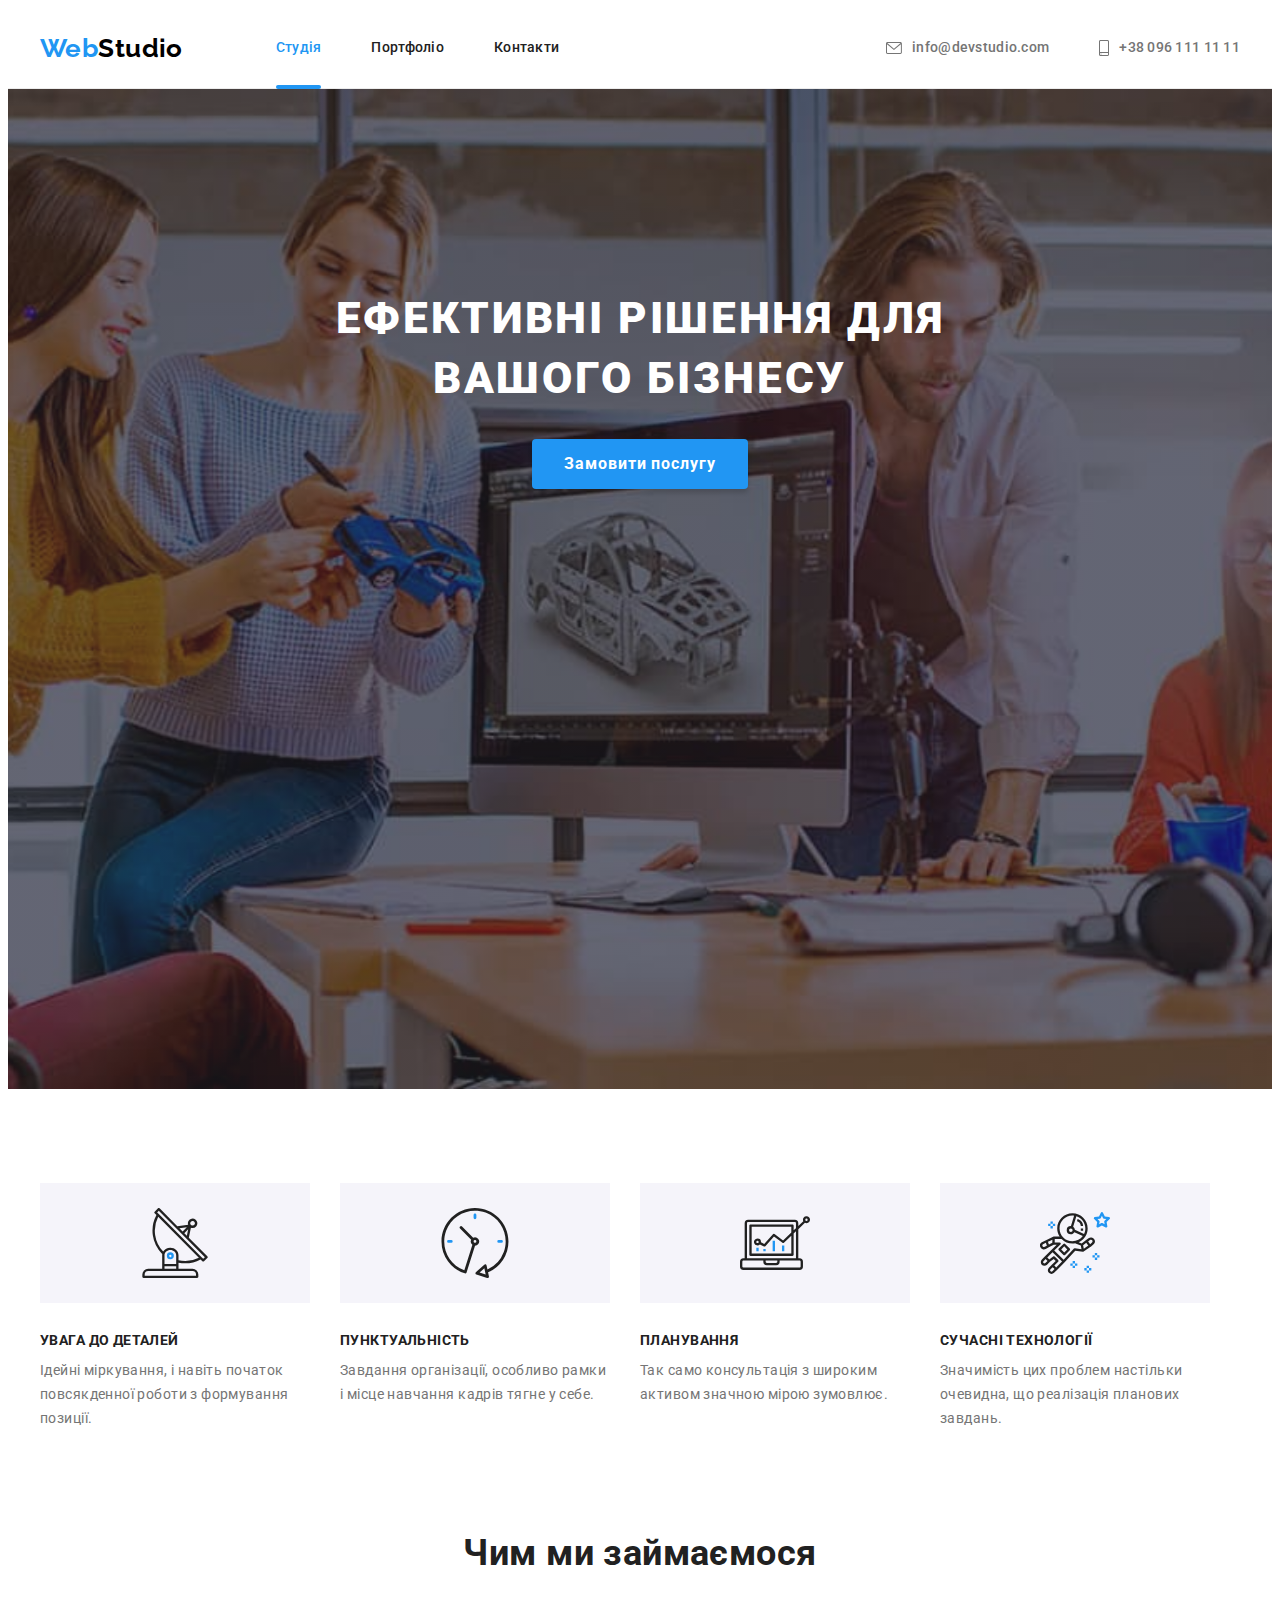
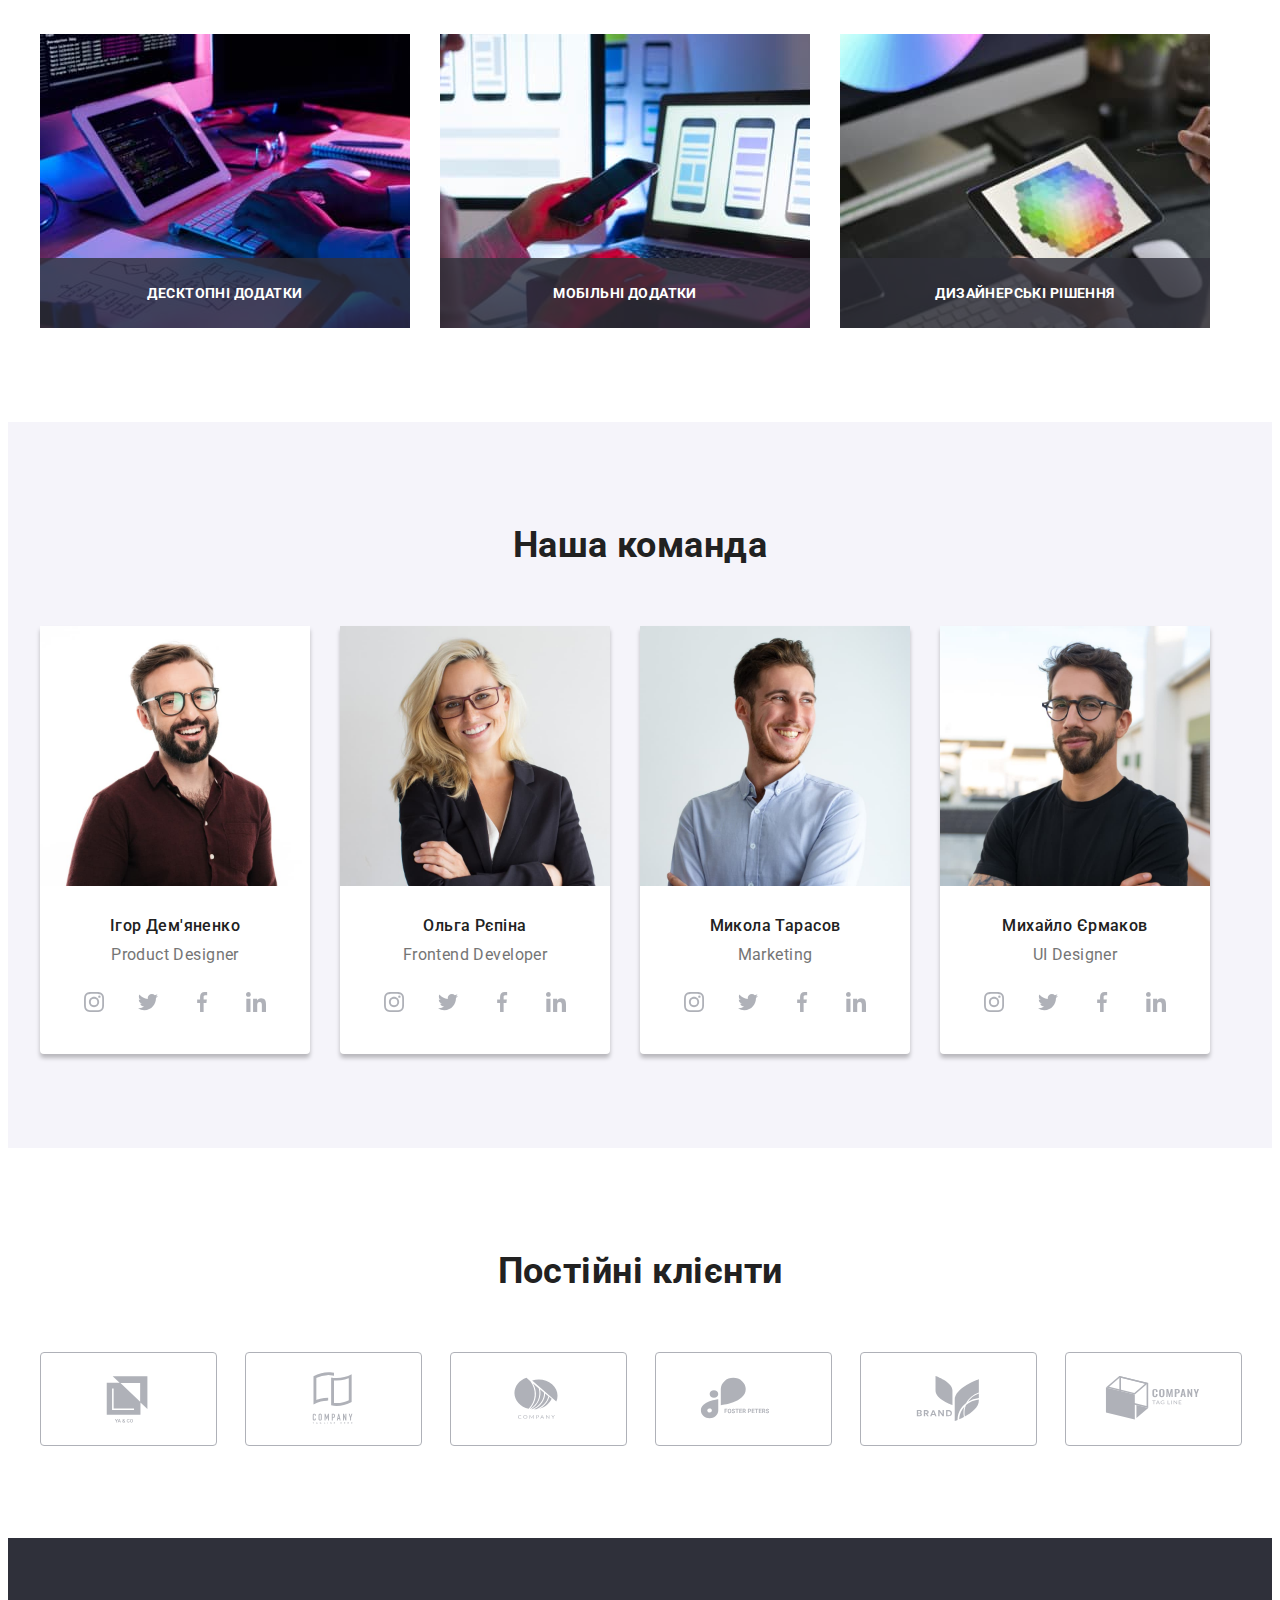
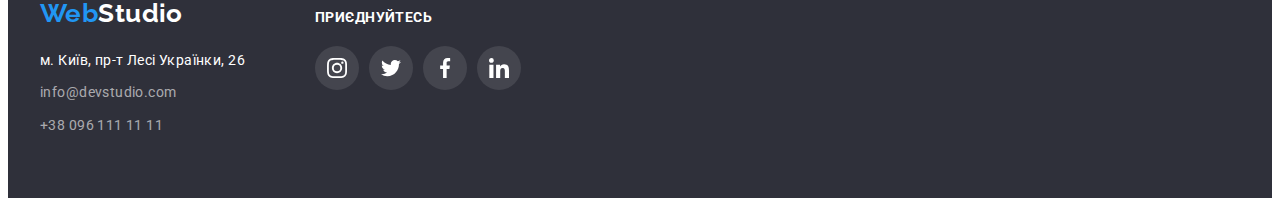
<file: index.html>
<!DOCTYPE html>
<html lang="uk">
  <head>
    <meta charset="UTF-8" />
    <meta http-equiv="X-UA-Compatible" content="IE=edge" />
    <meta name="viewport" content="width=device-width, initial-scale=1.0" />
    <title>WebStudio</title>
    <link
      rel="stylesheet"
      href="https://cdnjs.cloudflare.com/ajax/libs/modern-normalize/1.1.0/modern-normalize.min.css"
      integrity="sha512-wpPYUAdjBVSE4KJnH1VR1HeZfpl1ub8YT/NKx4PuQ5NmX2tKuGu6U/JRp5y+Y8XG2tV+wKQpNHVUX03MfMFn9Q=="
      crossorigin="anonymous"
      referrerpolicy="no-referrer"
    />
    <link rel="preconnect" href="https://fonts.googleapis.com" />
    <link rel="preconnect" href="https://fonts.gstatic.com" crossorigin />
    <link
      href="https://fonts.googleapis.com/css2?family=Raleway:wght@700&family=Roboto:wght@400;500;700;900&display=swap"
      rel="stylesheet"
    />
    <link rel="stylesheet" href="./css/styles.css" />
  </head>
  <body>
    <header class="header">
      <div class="container header-container">
        <nav class="nav-bar">
          <a class="header-logo link" href="./index.html">Web<span class="logo-txt">Studio</span></a>
          <ul class="nav-list list">
            <li class="nav-item"><a class="nav-link link current" href="./index.html">Студія</a></li>
            <li class="nav-item"><a class="nav-link link" href="./portfolio.html">Портфоліо</a></li>
            <li class="nav-item"><a class="nav-link link" href="#">Контакти</a></li>
          </ul>
        </nav>
        <ul class="contacts-list list">
          <li class="contacts-item">
            <a class="contacts-link link" href="mailto:info@devstudio.com">
              <svg class="contacts-mail" width="16" height="12">
                <use href="./images/icons.svg#icon-mail"></use></svg
              >info@devstudio.com</a
            >
          </li>
          <li class="contacts-item">
            <a class="contacts-link link" href="tel:+380961111111">
              <svg class="contacts-phone" width="10" height="16">
                <use href="./images/icons.svg#icon-smartphone"></use></svg
              >+38 096 111 11 11</a
            >
          </li>
        </ul>
      </div>
    </header>
    <main>
      <section class="order">
        <div class="container">
          <h1 class="order-title">Ефективні рішення для вашого бізнесу</h1>
          <button class="btn" data-modal-open type="button">Замовити послугу</button>
        </div>
      </section>
      <section class="intro section">
        <div class="container">
          <h2 class="visually-hidden">For CEO</h2>
          <ul class="intro-list list">
            <li class="intro-item svg-antenna">
              <h3 class="intro-title">Увага до деталей</h3>
              <p class="intro-subtitle">Ідейні міркування, і навіть початок повсякденної роботи з формування позиції.</p>
            </li>
            <li class="intro-item svg-clock">
              <h3 class="intro-title">Пунктуальність</h3>
              <p class="intro-subtitle">Завдання організації, особливо рамки і місце навчання кадрів тягне у себе.</p>
            </li>
            <li class="intro-item svg-diagram">
              <h3 class="intro-title">Планування</h3>
              <p class="intro-subtitle">Так само консультація з широким активом значною мірою зумовлює.</p>
            </li>
            <li class="intro-item svg-astronaut">
              <h3 class="intro-title">Сучасні технології</h3>
              <p class="intro-subtitle">Значимість цих проблем настільки очевидна, що реалізація планових завдань.</p>
            </li>
          </ul>
        </div>
      </section>
      <section class="about section">
        <div class="container">
          <h2 class="about-title">Чим ми займаємося</h2>
          <ul class="about-list list">
            <li class="about-item">
              <img src="./images/work-1.jpg" alt="людина працює за комп'ютером" width="370" />
              <p class="about-description">десктопні додатки</p>
            </li>
            <li class="about-item">
              <img src="./images/work-2.jpg" alt="людина працює за комп'ютером" width="370" />
              <p class="about-description">мобільні додатки</p>
            </li>
            <li class="about-item">
              <img src="./images/work-3.jpg" alt="людина працює на планшеті" width="370" />
              <p class="about-description">дизайнерські рішення</p>
            </li>
          </ul>
        </div>
      </section>
      <section class="team section">
        <div class="container">
          <h2 class="team-title">Наша команда</h2>
          <ul class="team-list list">
            <li class="team-item">
              <img src="./images/team-1.jpg" alt="працівник студії" width="270" />
              <div class="team-container">
                <h3 class="title-team">Ігор Дем'яненко</h3>
                <p class="team-subtitle" lang="en">Product Designer</p>
                <ul class="socials-list">
                  <li class="socials-item">
                    <a class="socials-link link" href="" target="_blank" rel="noopener noreferrer nofollows">
                      <svg class="socials-icon" width="20" height="20">
                        <use href="./images/icons.svg#icon-instagram"></use>
                      </svg>
                    </a>
                  </li>
                  <li class="socials-item">
                    <a class="socials-link link" href="" target="_blank" rel="noopener noreferrer nofollows">
                      <svg class="socials-icon" width="20" height="20">
                        <use href="./images/icons.svg#icon-twitter"></use>
                      </svg>
                    </a>
                  </li>
                  <li class="socials-item">
                    <a class="socials-link link" href="" target="_blank" rel="noopener noreferrer nofollows">
                      <svg class="socials-icon" width="20" height="20">
                        <use href="./images/icons.svg#icon-facebook"></use>
                      </svg>
                    </a>
                  </li>
                  <li class="socials-item">
                    <a class="socials-link link" href="" target="_blank" rel="noopener noreferrer nofollows">
                      <svg class="socials-icon" width="20" height="20">
                        <use href="./images/icons.svg#icon-linkedin"></use>
                      </svg>
                    </a>
                  </li>
                </ul>
              </div>
            </li>
            <li class="team-item">
              <img src="./images/team-2.jpg" alt="працівник студії" width="270" />
              <div class="team-container">
                <h3 class="title-team">Ольга Рєпіна</h3>
                <p class="team-subtitle" lang="en">Frontend Developer</p>
                <ul class="socials-list">
                  <li class="socials-item">
                    <a class="socials-link link" href="" target="_blank" rel="noopener noreferrer nofollows">
                      <svg class="socials-icon" width="20" height="20">
                        <use href="./images/icons.svg#icon-instagram"></use>
                      </svg>
                    </a>
                  </li>
                  <li class="socials-item">
                    <a class="socials-link link" href="" target="_blank" rel="noopener noreferrer nofollows">
                      <svg class="socials-icon" width="20" height="20">
                        <use href="./images/icons.svg#icon-twitter"></use>
                      </svg>
                    </a>
                  </li>
                  <li class="socials-item">
                    <a class="socials-link link" href="" target="_blank" rel="noopener noreferrer nofollows">
                      <svg class="socials-icon" width="20" height="20">
                        <use href="./images/icons.svg#icon-facebook"></use>
                      </svg>
                    </a>
                  </li>
                  <li class="socials-item">
                    <a class="socials-link link" href="" target="_blank" rel="noopener noreferrer nofollows">
                      <svg class="socials-icon" width="20" height="20">
                        <use href="./images/icons.svg#icon-linkedin"></use>
                      </svg>
                    </a>
                  </li>
                </ul>
              </div>
            </li>
            <li class="team-item">
              <img src="./images/team-3.jpg" alt="працівник студії" width="270" />
              <div class="team-container">
                <h3 class="title-team">Микола Тарасов</h3>
                <p class="team-subtitle" lang="en">Marketing</p>
                <ul class="socials-list">
                  <li class="socials-item">
                    <a class="socials-link link" href="" target="_blank" rel="noopener noreferrer nofollows">
                      <svg class="socials-icon" width="20" height="20">
                        <use href="./images/icons.svg#icon-instagram"></use>
                      </svg>
                    </a>
                  </li>
                  <li class="socials-item">
                    <a class="socials-link link" href="" target="_blank" rel="noopener noreferrer nofollows">
                      <svg class="socials-icon" width="20" height="20">
                        <use href="./images/icons.svg#icon-twitter"></use>
                      </svg>
                    </a>
                  </li>
                  <li class="socials-item">
                    <a class="socials-link link" href="" target="_blank" rel="noopener noreferrer nofollows">
                      <svg class="socials-icon" width="20" height="20">
                        <use href="./images/icons.svg#icon-facebook"></use>
                      </svg>
                    </a>
                  </li>
                  <li class="socials-item">
                    <a class="socials-link link" href="" target="_blank" rel="noopener noreferrer nofollows">
                      <svg class="socials-icon" width="20" height="20">
                        <use href="./images/icons.svg#icon-linkedin"></use>
                      </svg>
                    </a>
                  </li>
                </ul>
              </div>
            </li>
            <li class="team-item">
              <img src="./images/team-4.jpg" alt="працівник студії" width="270" />
              <div class="team-container">
                <h3 class="title-team">Михайло Єрмаков</h3>
                <p class="team-subtitle" lang="en">UI Designer</p>
                <ul class="socials-list">
                  <li class="socials-item">
                    <a class="socials-link link" href="" target="_blank" rel="noopener noreferrer nofollows">
                      <svg class="socials-icon" width="20" height="20">
                        <use href="./images/icons.svg#icon-instagram"></use>
                      </svg>
                    </a>
                  </li>
                  <li class="socials-item">
                    <a class="socials-link link" href="" target="_blank" rel="noopener noreferrer nofollows">
                      <svg class="socials-icon" width="20" height="20">
                        <use href="./images/icons.svg#icon-twitter"></use>
                      </svg>
                    </a>
                  </li>
                  <li class="socials-item">
                    <a class="socials-link link" href="" target="_blank" rel="noopener noreferrer nofollows">
                      <svg class="socials-icon" width="20" height="20">
                        <use href="./images/icons.svg#icon-facebook"></use>
                      </svg>
                    </a>
                  </li>
                  <li class="socials-item">
                    <a class="socials-link link" href="" target="_blank" rel="noopener noreferrer nofollows">
                      <svg class="socials-icon" width="20" height="20">
                        <use href="./images/icons.svg#icon-linkedin"></use>
                      </svg>
                    </a>
                  </li>
                </ul>
              </div>
            </li>
          </ul>
        </div>
      </section>
      <section class="clients section">
        <div class="container">
          <h2 class="clients-title">Постійні клієнти</h2>
          <ul class="clients-list">
            <li class="clients-item">
              <a href="" class="clients-link link" target="_blank" rel="noopener noreferrer nofollows">
                <svg class="clients-icon" width="106" height="60">
                  <use href="./images/icons.svg#icon-customer-1"></use>
                </svg>
              </a>
            </li>
            <li class="clients-item">
              <a href="" class="clients-link link" target="_blank" rel="noopener noreferrer nofollows">
                <svg class="clients-icon" width="106" height="60">
                  <use href="./images/icons.svg#icon-customer-2"></use>
                </svg>
              </a>
            </li>
            <li class="clients-item">
              <a href="" class="clients-link link" target="_blank" rel="noopener noreferrer nofollows">
                <svg class="clients-icon" width="106" height="60">
                  <use href="./images/icons.svg#icon-customer-3"></use>
                </svg>
              </a>
            </li>
            <li class="clients-item">
              <a href="" class="clients-link link" target="_blank" rel="noopener noreferrer nofollows">
                <svg class="clients-icon" width="106" height="60">
                  <use href="./images/icons.svg#icon-customer-4"></use>
                </svg>
              </a>
            </li>
            <li class="clients-item">
              <a href="" class="clients-link link" target="_blank" rel="noopener noreferrer nofollows">
                <svg class="clients-icon" width="106" height="60">
                  <use href="./images/icons.svg#icon-customer-5"></use>
                </svg>
              </a>
            </li>
            <li class="clients-item">
              <a href="" class="clients-link link" target="_blank" rel="noopener noreferrer nofollows">
                <svg class="clients-icon" width="106" height="60">
                  <use href="./images/icons.svg#icon-customer-6"></use>
                </svg>
              </a>
            </li>
          </ul>
        </div>
      </section>
    </main>
    <footer class="footer">
      <div class="container wrapper">
        <div class="container-adress">
          <a class="footer-logo link" href="./index.html">Web<span class="text">Studio</span></a>
          <address class="adress">
            <ul class="adress-list list">
              <li class="item">
                <a
                  class="adress-link link"
                  href="https://goo.gl/maps/RUhM5rVb1HWtPnERA"
                  target="_blank"
                  rel="noopener noreferrer nofollow"
                >
                  м. Київ, пр-т Лесі Українки, 26</a
                >
              </li>
              <li class="adress-item item">
                <a class="adress-link link" href="mailto:info@devstudio.com">info@devstudio.com</a>
              </li>
              <li class="adress-item item"><a class="adress-link link" href="tel:+380961111111">+38 096 111 11 11</a></li>
            </ul>
          </address>
        </div>
        <div class="container-socials">
          <h2 class="title-socials">приєднуйтесь</h2>
          <ul class="socials-list">
            <li class="socials-item">
              <a href="" class="socials-link bottom link" target="_blank" rel="noopener noreferrer nofollow">
                <svg class="icon-socials" width="20" height="20">
                  <use href="./images/icons.svg#icon-instagram"></use>
                </svg>
              </a>
            </li>
            <li class="socials-item">
              <a href="" class="socials-link bottom link" target="_blank" rel="noopener noreferrer nofollow">
                <svg class="icon-socials" width="20" height="20">
                  <use href="./images/icons.svg#icon-twitter"></use>
                </svg>
              </a>
            </li>
            <li class="socials-item">
              <a href="" class="socials-link bottom link" target="_blank" rel="noopener noreferrer nofollow">
                <svg class="icon-socials" width="20" height="20">
                  <use href="./images/icons.svg#icon-facebook"></use>
                </svg>
              </a>
            </li>
            <li class="socials-item">
              <a href="" class="socials-link bottom link" target="_blank" rel="noopener noreferrer nofollow">
                <svg class="icon-socials" width="20" height="20">
                  <use href="./images/icons.svg#icon-linkedin"></use>
                </svg>
              </a>
            </li>
          </ul>
        </div>
      </div>
    </footer>
    <div class="backdrop is-hidden" data-modal>
      <div class="modal">
        <button class="btn-modal-close" data-modal-close type="button">
          <svg class="icon-modal-close" width="18" height="18">
            <use href="./images/icons.svg#icon-modal-close"></use>
          </svg>
        </button>
      </div>
    </div>
    <script src="./js/modal.js"></script>
  </body>
</html>
</file>
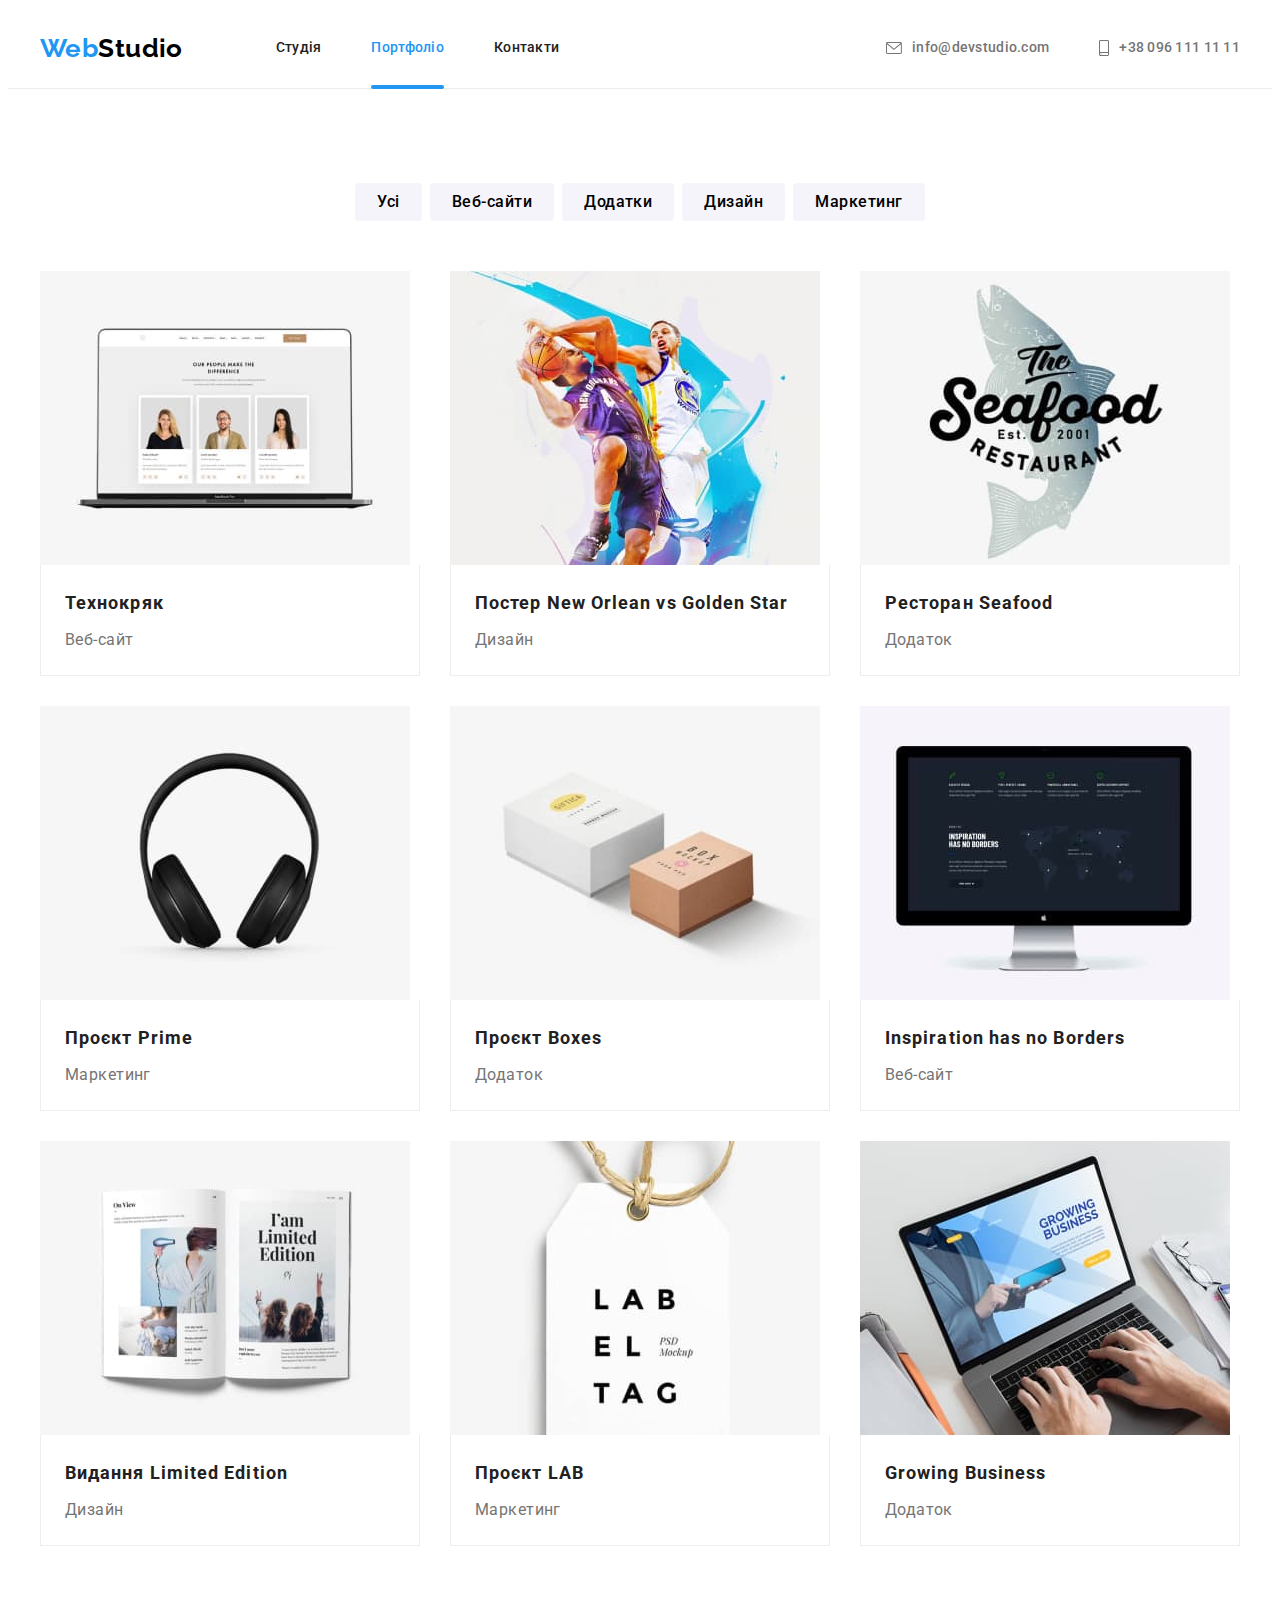
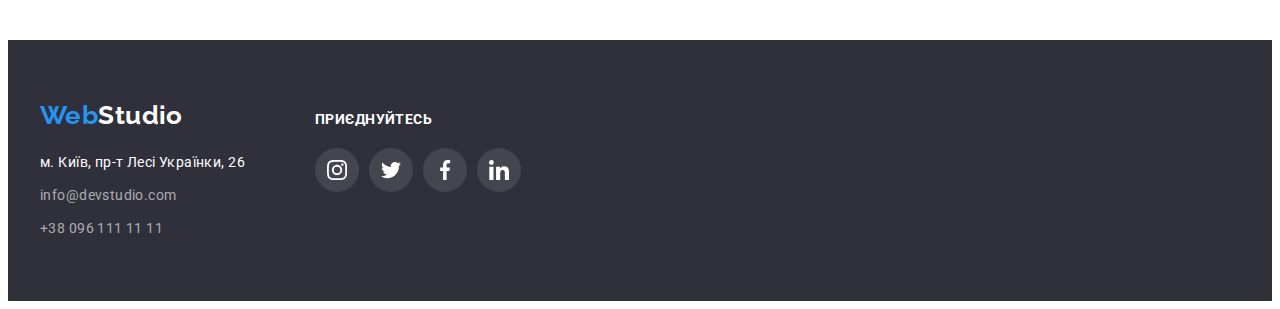
<file: portfolio.html>
<!DOCTYPE html>
<html lang="uk">
  <head>
    <meta charset="UTF-8" />
    <meta http-equiv="X-UA-Compatible" content="IE=edge" />
    <meta name="viewport" content="width=device-width, initial-scale=1.0" />
    <title>WebStudio</title>
    <link
      rel="stylesheet"
      href="https://cdnjs.cloudflare.com/ajax/libs/modern-normalize/1.1.0/modern-normalize.min.css"
      integrity="sha512-wpPYUAdjBVSE4KJnH1VR1HeZfpl1ub8YT/NKx4PuQ5NmX2tKuGu6U/JRp5y+Y8XG2tV+wKQpNHVUX03MfMFn9Q=="
      crossorigin="anonymous"
      referrerpolicy="no-referrer"
    />
    <link rel="preconnect" href="https://fonts.googleapis.com" />
    <link rel="preconnect" href="https://fonts.gstatic.com" crossorigin />
    <link
      href="https://fonts.googleapis.com/css2?family=Raleway:wght@700&family=Roboto:wght@400;500;700;900&display=swap"
      rel="stylesheet"
    />
    <link rel="stylesheet" href="./css/styles.css" />
  </head>
  <body>
    <header class="header">
      <div class="container header-container">
        <nav class="nav-bar">
          <a class="header-logo link" href="./index.html">Web<span class="logo-txt">Studio</span></a>
          <ul class="nav-list list">
            <li class="nav-item"><a class="nav-link link" href="./index.html">Студія</a></li>
            <li class="nav-item"><a class="nav-link link current" href="./portfolio.html">Портфоліо</a></li>
            <li class="nav-item"><a class="nav-link link" href="#">Контакти</a></li>
          </ul>
        </nav>
        <ul class="contacts-list list">
          <li class="contacts-item">
            <a class="contacts-link link" href="mailto:info@devstudio.com">
              <svg class="contacts-mail" width="16" height="12">
                <use href="./images/icons.svg#icon-mail"></use></svg
              >info@devstudio.com</a
            >
          </li>
          <li class="contacts-item">
            <a class="contacts-link link" href="tel:+380961111111">
              <svg class="contacts-phone" width="10" height="16">
                <use href="./images/icons.svg#icon-smartphone"></use></svg
              >+38 096 111 11 11</a
            >
          </li>
        </ul>
      </div>
    </header>
    <main>
      <section class="portfolio">
        <div class="container">
          <h1 class="visually-hidden">Our portfolio</h1>
          <ul class="filters-list list">
            <li class="filters-item"><button class="button" type="button">Усі</button></li>
            <li class="filters-item"><button class="button" type="button">Веб-сайти</button></li>
            <li class="filters-item"><button class="button" type="button">Додатки</button></li>
            <li class="filters-item"><button class="button" type="button">Дизайн</button></li>
            <li class="filters-item"><button class="button" type="button">Маркетинг</button></li>
          </ul>
          <ul class="products-list list">
            <li class="products-item">
              <a href="" class="products-link link">
                <div class="products-wrap">
                  <img src="./images/portfolio-1.jpg" alt="дизайн вебсайту" width="370" />
                  <p class="products-text">
                    Ресурс пропонує комплексні пропозиції з різним рівнем функціоналу та сервісів. Все це дозволить відвідувачу
                    отримати вичерпні відомості про компанію чи приватну особу.
                  </p>
                </div>
                <div class="products-container">
                  <h2 class="title">Технокряк</h2>
                  <p class="subtitle">Веб-сайт</p>
                </div>
              </a>
            </li>
            <li class="products-item">
              <a href="" class="products-link link">
                <div class="products-wrap">
                  <img src="./images/portfolio-2.jpg" alt="постер з баскетбольними ігроками" width="370" />
                  <p class="products-text">
                    Ресурс пропонує комплексні пропозиції з різним рівнем функціоналу та сервісів. Все це дозволить відвідувачу
                    отримати вичерпні відомості про компанію чи приватну особу.
                  </p>
                </div>
                <div class="products-container">
                  <h2 class="title">Постер New Orlean vs Golden Star</h2>
                  <p class="subtitle">Дизайн</p>
                </div>
              </a>
            </li>
            <li class="products-item">
              <a href="" class="products-link link">
                <div class="products-wrap">
                  <img src="./images/portfolio-3.jpg" alt="логотип ресторану" width="370" />
                  <p class="products-text">
                    Ресурс пропонує комплексні пропозиції з різним рівнем функціоналу та сервісів. Все це дозволить відвідувачу
                    отримати вичерпні відомості про компанію чи приватну особу.
                  </p>
                </div>
                <div class="products-container">
                  <h2 class="title">Ресторан Seafood</h2>
                  <p class="subtitle">Додаток</p>
                </div>
              </a>
            </li>
            <li class="products-item">
              <a href="" class="products-link link">
                <div class="products-wrap">
                  <img src="./images/portfolio-4.jpg" alt="навушники" width="370" />
                  <p class="products-text">
                    Ресурс пропонує комплексні пропозиції з різним рівнем функціоналу та сервісів. Все це дозволить відвідувачу
                    отримати вичерпні відомості про компанію чи приватну особу.
                  </p>
                </div>
                <div class="products-container">
                  <h2 class="title">Проєкт Prime</h2>
                  <p class="subtitle">Маркетинг</p>
                </div>
              </a>
            </li>
            <li class="products-item">
              <a href="" class="products-link link">
                <div class="products-wrap">
                  <img src="./images/portfolio-5.jpg" alt="картонні коробочки" width="370" />
                  <p class="products-text">
                    Ресурс пропонує комплексні пропозиції з різним рівнем функціоналу та сервісів. Все це дозволить відвідувачу
                    отримати вичерпні відомості про компанію чи приватну особу.
                  </p>
                </div>
                <div class="products-container">
                  <h2 class="title">Проєкт Boxes</h2>
                  <p class="subtitle">Додаток</p>
                </div>
              </a>
            </li>
            <li class="products-item">
              <a href="" class="products-link link">
                <div class="products-wrap">
                  <img src="./images/portfolio-6.jpg" alt="монітор" width="370" />
                  <p class="products-text">
                    Ресурс пропонує комплексні пропозиції з різним рівнем функціоналу та сервісів. Все це дозволить відвідувачу
                    отримати вичерпні відомості про компанію чи приватну особу.
                  </p>
                </div>
                <div class="products-container">
                  <h2 class="title">Inspiration has no Borders</h2>
                  <p class="subtitle">Веб-сайт</p>
                </div>
              </a>
            </li>
            <li class="products-item">
              <a href="" class="products-link link">
                <div class="products-wrap">
                  <img src="./images/portfolio-7.jpg" alt="розкритий журнал" width="370" />
                  <p class="products-text">
                    Ресурс пропонує комплексні пропозиції з різним рівнем функціоналу та сервісів. Все це дозволить відвідувачу
                    отримати вичерпні відомості про компанію чи приватну особу.
                  </p>
                </div>
                <div class="products-container">
                  <h2 class="title">Видання Limited Edition</h2>
                  <p class="subtitle">Дизайн</p>
                </div>
              </a>
            </li>
            <li class="products-item">
              <a href="" class="products-link link">
                <div class="products-wrap">
                  <img src="./images/portfolio-8.jpg" alt="ярлик з підписом" width="370" />
                  <p class="products-text">
                    Ресурс пропонує комплексні пропозиції з різним рівнем функціоналу та сервісів. Все це дозволить відвідувачу
                    отримати вичерпні відомості про компанію чи приватну особу.
                  </p>
                </div>
                <div class="products-container">
                  <h2 class="title">Проєкт LAB</h2>
                  <p class="subtitle">Маркетинг</p>
                </div>
              </a>
            </li>
            <li class="products-item">
              <a href="" class="products-link link">
                <div class="products-wrap">
                  <img src="./images/portfolio-9.jpg" alt="робота за ноутбуком" width="370" />
                  <p class="products-text">
                    Ресурс пропонує комплексні пропозиції з різним рівнем функціоналу та сервісів. Все це дозволить відвідувачу
                    отримати вичерпні відомості про компанію чи приватну особу.
                  </p>
                </div>
                <div class="products-container">
                  <h2 class="title">Growing Business</h2>
                  <p class="subtitle">Додаток</p>
                </div>
              </a>
            </li>
          </ul>
        </div>
      </section>
    </main>
    <footer class="footer">
      <div class="container wrapper">
        <div class="container-adress">
          <a class="footer-logo link" href="./index.html">Web<span class="text">Studio</span></a>
          <address class="adress">
            <ul class="adress-list list">
              <li class="item">
                <a
                  class="adress-link link"
                  href="https://goo.gl/maps/RUhM5rVb1HWtPnERA"
                  target="_blank"
                  rel="noopener noreferrer nofollow"
                >
                  м. Київ, пр-т Лесі Українки, 26</a
                >
              </li>
              <li class="adress-item item">
                <a class="adress-link link" href="mailto:info@devstudio.com">info@devstudio.com</a>
              </li>
              <li class="adress-item item"><a class="adress-link link" href="tel:+380961111111">+38 096 111 11 11</a></li>
            </ul>
          </address>
        </div>
        <div class="container-socials">
          <h2 class="title-socials">приєднуйтесь</h2>
          <ul class="socials-list">
            <li class="socials-item">
              <a href="" class="socials-link bottom link" target="_blank" rel="noopener noreferrer nofollow">
                <svg class="icon-socials" width="20" height="20">
                  <use href="./images/icons.svg#icon-instagram"></use>
                </svg>
              </a>
            </li>
            <li class="socials-item">
              <a href="" class="socials-link bottom link" target="_blank" rel="noopener noreferrer nofollow">
                <svg class="icon-socials" width="20" height="20">
                  <use href="./images/icons.svg#icon-twitter"></use>
                </svg>
              </a>
            </li>
            <li class="socials-item">
              <a href="" class="socials-link bottom link" target="_blank" rel="noopener noreferrer nofollow">
                <svg class="icon-socials" width="20" height="20">
                  <use href="./images/icons.svg#icon-facebook"></use>
                </svg>
              </a>
            </li>
            <li class="socials-item">
              <a href="" class="socials-link bottom link" target="_blank" rel="noopener noreferrer nofollow">
                <svg class="icon-socials" width="20" height="20">
                  <use href="./images/icons.svg#icon-linkedin"></use>
                </svg>
              </a>
            </li>
          </ul>
        </div>
      </div>
    </footer>
  </body>
</html>
</file>
<file: css/styles.css>
p,
h1,
h2,
h3,
h4,
h5,
h6 {
    margin: 0;
}

ul,
ol {
    margin: 0;
    padding-left: 0;
    list-style: none;
}

button {
    display: block;
    cursor: pointer;
    border: none;
    border-radius: 4px;
}

address {
    font-style: normal;
}

img {
    display: block;
    max-width: 100%;
    height: auto;
}

.link {
    text-decoration: none;
}

:root {
    --primary-txt-color: #212121;
    --secondary-txt-color: #757575;
    --white-color: #ffffff;
    --white-opacity-color: rgba(255, 255, 255, 0.6);
    --black-color: #000000;
    --blue-color: rgb(33, 150, 243);
    --black-bg-color: #2F303A;
    --light-bg-color: #F5F4FA;
    --btn-color-accent: rgb(24, 140, 232);
    --svg-border-color: #AFB1B8;
    --timing-function: cubic-bezier(0.4, 0, 0.2, 1);
    --overlay: rgba(0, 0, 0, 0.2);
}

.visually-hidden
 {
    position: absolute;
    width: 1px;
    height: 1px;
    margin: -1px;
    padding: 0;
    border: 0;
    clip: rect(0 0 0 0);
    overflow: hidden;
}

body {
    font-family: 'Roboto', sans-serif;
    font-size: 14px;
    letter-spacing: 0.03em;
    color: var(--primary-txt-color);
    background-color: var(--white-color);
}

.section {
    padding-top: 94px;
    padding-bottom: 94px;
}

.container {
    width: 1200px;
    padding-right: 15px;
    padding-left: 15px;
    margin-left: auto;
    margin-right: auto;
}

/* ------------------------------------- Studio---header */

.header {
    border-bottom: 1px solid #ECECEC;
}

.header-container {
    display: flex;
}

.nav-bar,
.nav-list {
    display: flex;
    align-items: center;
}

.contacts-list {
    display: flex;
    align-items: center;
    margin-left: auto;
}

.header-logo {
    margin-right: 93px;
    font-family: 'Raleway';
    font-weight: 700;
    font-size: 26px;
    line-height: 1.19;
    color: var(--blue-color);
}

.logo-txt {
    color: var(--black-color);
}

.nav-item:not(:last-child) {
    margin-right: 50px;
}

.nav-link {
    display: block;
    padding: 32px 0 32px 0;
    font-weight: 500;
    line-height: 1.14;
    letter-spacing: 0.02em;
    color: var(--primary-txt-color);

    transition: color 250ms var(--timing-function);
}

.nav-link:hover,
.nav-link:focus,
.contacts-link:hover,
.contacts-link:focus {
    color: var(--blue-color);
}

.contacts-link {
    display: flex;
    align-items: center;
    gap: 10px;
    padding: 32px 0 32px 0;
    font-weight: 500;
    line-height: 1.14;
    letter-spacing: 0.02em;
    color: var(--secondary-txt-color);

    transition: color 250ms var(--timing-function);
}

.contacts-mail,
.contacts-phone {
    fill: currentColor;
}

.contacts-item:not(:last-child) {
    margin-right: 50px;
}

.current {
    color: var(--blue-color);
    position: relative;
}

.current::after {
    content: '';
    display: inline-block;
    position: absolute;
    bottom: -1px;
    right: 0;
    width: 100%;
    height: 4px;
    background-color: var(--blue-color);
    border-radius: 2px;
}

/* order section -------------------------------------------------------------*/

.order {
    margin: 0 auto;
    padding: 200px 0 200px;
    background-color: #C4C4C4;
    max-width: 1600px;
    min-height: 600px;
    background-image: linear-gradient(rgba(47, 48, 58, 0.4),
                    rgba(47, 48, 58, 0.4)),
                url(../images/background-hero.jpg);
    background-size: cover;
    background-position: center;
}

.order-title {
    width: 696px;
    margin-left: auto;
    margin-right: auto;
    margin-bottom: 30px;

    font-weight: 900;
    font-size: 44px;
    line-height: 1.36;
    text-align: center;
    letter-spacing: 0.06em;
    text-transform: uppercase;
    color: var(--white-color);
}

.btn {
    padding: 10px 32px;
    margin: 0 auto;

    font-family: 'Roboto';
    font-style: normal;
    font-weight: 700;
    font-size: 16px;
    line-height: 1.87;
    text-align: center;
    letter-spacing: 0.06em;
    color: var(--white-color);
    background-color: var(--blue-color);
    border-color: transparent;
    box-shadow: 0px 4px 4px rgba(0, 0, 0, 0.15);

    transition: background-color 250ms var(--timing-function);
}

.btn:hover,
.btn:focus {
    background-color: var(--btn-color-accent);
}

/* intro section------------------------------------------------------- */

.intro-list {
    display: flex;
}

.intro-title {
    margin-bottom: 10px;

    font-size: inherit;
    font-weight: 700;
    line-height: 1.14;
    text-transform: uppercase;
}

.intro-item {
    max-width: 270px;
}

.svg-antenna::before {
    content: " ";
    display: block;
    width: 270px;
    height: 120px;
    margin-bottom: 30px;
    background-color: var(--light-bg-color);
    background-image: url(../images/antenna.svg);
    background-repeat: no-repeat;
    background-size: 70px 70px;
    background-position: center;
}

.svg-clock::before {
    content: " ";
    display: block;
    width: 270px;
    height: 120px;
    margin-bottom: 30px;
    background-color: var(--light-bg-color);
    background-image: url(../images/clock.svg);
    background-repeat: no-repeat;
    background-size: 70px 70px;
    background-position: center;
}

.svg-diagram::before {
    content: " ";
    display: block;
    width: 270px;
    height: 120px;
    margin-bottom: 30px;
    background-color: var(--light-bg-color);
    background-image: url(../images/diagram.svg);
    background-repeat: no-repeat;
    background-size: 70px 70px;
    background-position: center;
}

.svg-astronaut::before {
    content: " ";
    display: block;
    width: 270px;
    height: 120px;
    margin-bottom: 30px;
    background-color: var(--light-bg-color);
    background-image: url(../images/astronaut.svg);
    background-repeat: no-repeat;
    background-size: 70px 70px;
    background-position: center;   
}
.intro-item:not(:last-child) {
    margin-right: 30px;
}

.intro-subtitle {
    line-height: 1.7;
    color: var(--secondary-txt-color);
}
/* about section----------------------------------------------------------- */

.about.section {
    padding-top: 0;
}

.about-title {
    margin-bottom: 50px;
    font-size: 36px;
    line-height: 1.66;
    text-align: center;
}

.about-list {
    display: flex;
}

.about-item:not(:last-child) {
    margin-right: 30px;
}

.about-item {
    position: relative;
}

.about-description {
    position: absolute;
    bottom: 0;
    right: 0;
    display: flex;
    justify-content: center;
    align-items: center;
    width: 100%;
    height: 70px;
    font-weight: 700;
    line-height: 1.172;
    text-transform: uppercase;
    color: var(--white-color);
    background-color: rgba(47, 48, 58, 0.8);
}
/* team section----------------------------------------------------------- */

.team-title {
    margin-bottom: 50px;
    font-size: 36px;
    line-height: 1.66;
    text-align: center;
}

.team-list {
    display: flex;
}

.team {
    background-color: var(--light-bg-color);
}

.team-item {
    background-color: var(--white-color);
    border-radius: 0px 0px 4px 4px;
    box-shadow: 0 4px 4px rgba(0, 0, 0, 0.25);
}

.team-item:not(:last-child) {
    margin-right: 30px;
}

.team-container {
    padding-top: 30px;
    padding-bottom: 30px;
}

.title-team {
    margin-bottom: 10px;
    font-weight: 500;
    font-size: 16px;
    line-height: 1.19;
    text-align: center;
}

.team-subtitle {
    font-size: 16px;
    line-height: 1.19;
    text-align: center;
    color: var(--secondary-txt-color);
    margin-bottom: 16px;
}

.socials-list {
    display: flex;
    justify-content: center;
    gap: 10px;
}

.socials-item {
    width: 44px;
    height: 44px;
}

.socials-link {
    display: flex;
    justify-content: center;
    align-items: center;
    width: 100%;
    height: 100%;
    border-radius: 50%;
    color: var(--svg-border-color);

    transition: background-color 250ms var(--timing-function), color 250ms var(--timing-function);
}

.socials-icon {
    fill: currentColor;
}

.socials-link:hover,
.socials-link:focus {
    background-color: var(--blue-color);
    color: var(--white-color);
}


/* clients section----------------------------------------------------------- */

.clients-title {
    margin-bottom: 50px;
    font-size: 36px;
    line-height: 1.66;
    text-align: center;
}

.clients-list {
    display: flex;
    gap: 30px;
}

.clients-item {
    width: calc((100% - 150px) / 6);
    height: 92px;
}

.clients-link {
    display: flex;
    justify-content: center;
    align-items: center;
    width: 100%;
    height: 100%;
    border: 1px solid var(--svg-border-color);
    border-radius: 4px;
    color: var(--svg-border-color);

    transition: border-color 250ms var(--timing-function), color 250ms var(--timing-function);
}

.clients-link:hover,
.clients-link:focus {
    border-color: var(--blue-color);
    color: var(--blue-color);
}

.clients-icon {
    fill: currentColor;
}



/* ---------------------------------------------------------footer */

.footer {
    padding-top: 60px;
    padding-bottom: 60px;
    background-color: var(--black-bg-color);
}

.footer-logo {
    display: block;
    margin-bottom: 20px;

    font-family: 'Raleway';
    font-weight: 700;
    font-size: 26px;
    line-height: 1.19;
    color: var(--blue-color);
}

.text {
    color: var(--white-color);
}

.adress-link {
    line-height: 1.7;
    color: var(--white-color);

    transition: color 250ms var(--timing-function);
}

.adress-list .item:not(:last-child){
    margin-bottom: 9px;
}

.adress-item .adress-link {
    color: var(--white-opacity-color);
}

.adress-link:hover,
.adress-link:focus {
    color: var(--blue-color);
}

.footer > .wrapper {
    display: flex;
    align-items: baseline;
    gap: 70px;
}

.title-socials {
    margin-bottom: 20px;
    font-size: 14px;
    line-height: 1.14;
    text-transform: uppercase;
    color: var(--white-color);
}

.socials-link.bottom {
    background-color: rgba(255, 255, 255, 0.1);
}

.socials-link.bottom:hover,
.socials-link.bottom:focus {
    background-color: #2196F3;
}

.icon-socials {
    fill: var(--white-color);
}

/* -------------------------------------------------------portfolio */

.filters-list {
    display: flex;
    justify-content: center;
    margin-bottom: 50px;
}

.filters-item + .filters-item {
    margin-left: 8px;
}

.button {
    padding: 6px 22px;
    font-family: 'Roboto';
    font-weight: 500;
    font-size: 16px;
    line-height: 1.625;
    text-align: center;
    letter-spacing: 0.03em;
    background-color: var(--light-bg-color);
    border: none;
    border-color: transparent;
    border-radius: 4px;

    transition: color 250ms var(--timing-function), background-color 250ms var(--timing-function), box-shadow 250ms var(--timing-function);
}

.button:hover,
.button:focus {
    color: var(--white-color);
    background-color: var(--blue-color);
    box-shadow: 0px 3px 1px rgba(0, 0, 0, 0.1),
        0px 1px 2px rgba(0, 0, 0, 0.08),
        0px 2px 2px rgba(0, 0, 0, 0.12);
}

.products-item {
    background-color: var(--white-color);
}

.products-link .title {
    font-size: 18px;
    line-height: 2;
    letter-spacing: 0.06em;
    color: var(--primary-txt-color);
}

.products-link .subtitle {
    font-size: 16px;
    line-height: 1.88;
    color: var(--secondary-txt-color);
}

.portfolio {
    padding-top: 94px;
    padding-bottom: 94px;
}

.products-list {
    display: flex;
    flex-wrap: wrap;
    gap: 30px;
}

.products-item {
    flex-basis: calc((100% - 60px) / 3);
}

.products-container {
    padding: 20px 24px;
    border: 1px solid #EEEEEE;
    border-top: none;
}

.products-container .title {
    margin-bottom: 4px;
}

.products-link {
    display: block;

    transition: box-shadow 250ms var(--timing-function);
}

.products-link:hover,
.products-link:focus {
    box-shadow: 0px 1px 1px rgba(0, 0, 0, 0.12),
        0px 4px 4px rgba(0, 0, 0, 0.06),
        1px 4px 6px rgba(0, 0, 0, 0.16);;
}

.products-wrap {
    position: relative;
    overflow: hidden;
}

.products-text {
    position: absolute;
    top: 0;
    left: 0;
    width: 100%;
    height: 100%;
    transform: translateY(100%);
    transition: transform 250ms var(--timing-function);

    font-size: 18px;
    line-height: 1.55;
    color: var(--white-color);
    background-color: rgba(33, 150, 243, 0.9);

    padding: 63px 24px;
}

.products-link:hover .products-text,
.products-link:focus .products-text {
    transform: translateY(0);
}

/* modal---------------------------------------------------------------------------- */

.backdrop {
    position: fixed;
    top: 0;
    width: 100%;
    height: 100%;
    background-color: var(--overlay);

    transition: opacity 250ms var(--timing-function), visibility 250ms var(--timing-function);
}

.modal {
    position: absolute;
    top: 50%;
    left: 50%;
    transform: translate(-50%, -50%) scale(1) rotate(0);
    width: 528px;
    min-height: 581px;
    background-color: var(--white-color);
    transition: transform 250ms var(--timing-function);
}

.backdrop.is-hidden .modal {
    transform: translate(-50%, -50%) scale(0) rotate(-360deg);
}

.btn-modal-close {
    display: flex;
    align-items: center;
    justify-content: center;
    position: absolute;
    top: 8px;
    right: 8px;
    width: 30px;
    height: 30px;

    background-color: transparent;
    color: var(--black-color);
    border: 1px solid rgba(0, 0, 0, 0.1);
    border-radius: 50%;
    padding: 0;

    transition: border-color 250ms var(--timing-function), color 250ms var(--timing-function);
}

.icon-modal-close {
    fill: currentColor;
}

.btn-modal-close:hover {
    border-color: var(--btn-color-accent);
    color: var(--btn-color-accent);
}

.backdrop.is-hidden {
    opacity: 0;
    visibility: hidden;
    pointer-events: none;
}
</file>
